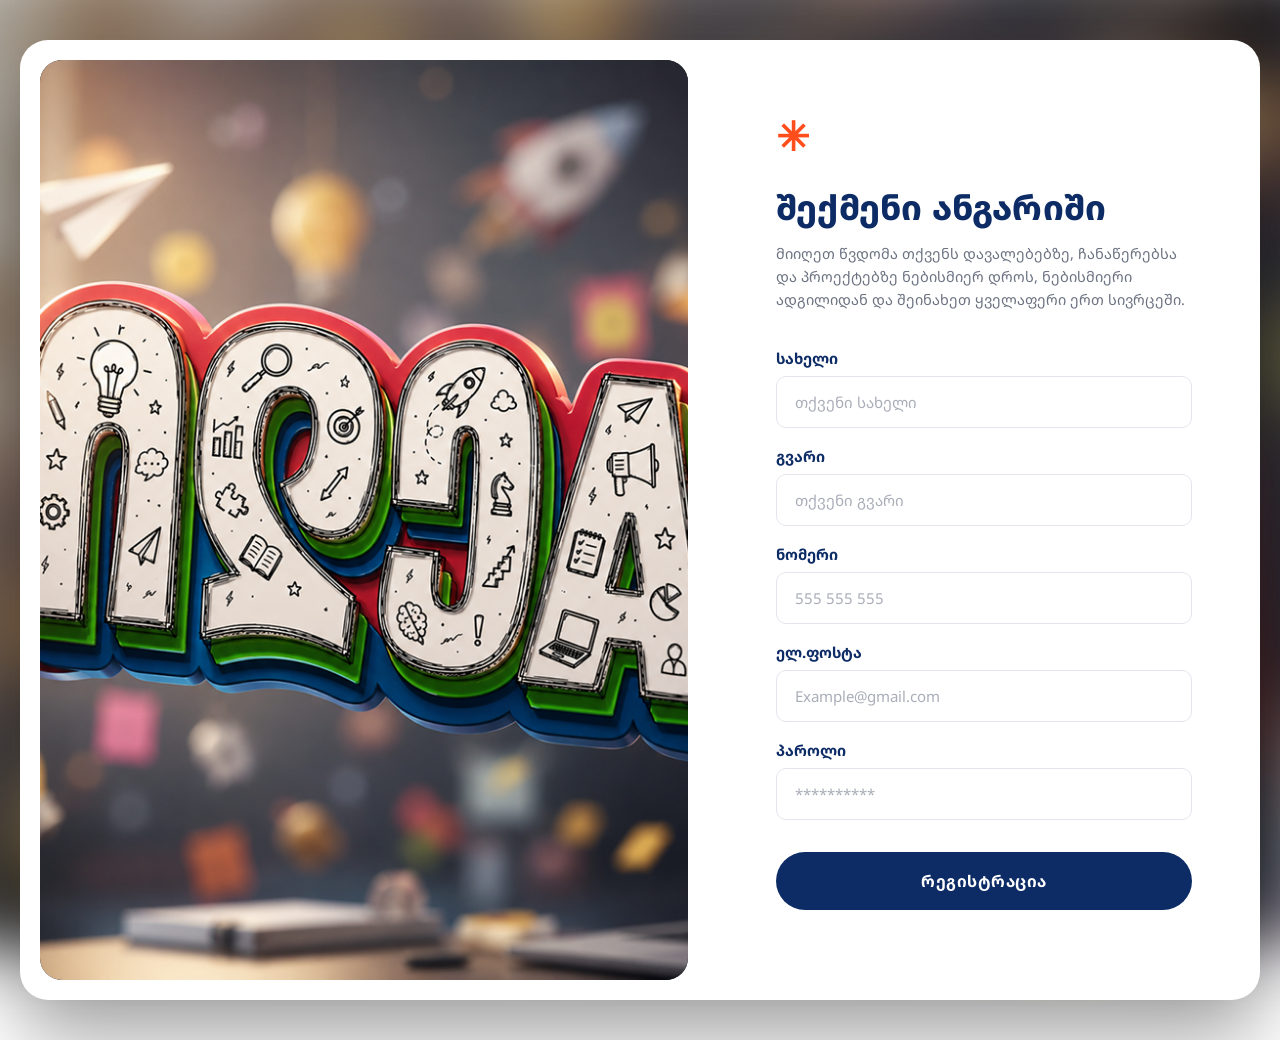
<file: registration.html>
<!doctype html>
<html lang="ka">
  <head>
    <meta charset="UTF-8" />
    <title>რეგისტრაცია</title>
    <link rel="stylesheet" href="css/registration.css" />
  </head>
  <body>
    <div class="card">
      <div class="visual">
        <!-- ==== აქ ჩასვი შენი სურათის მისამართი (URL) ==== -->
        <img src="../src/regidea.png" alt="idea" />
      </div>

      <div class="form-side">
        <div class="mark">✳</div>

        <h1>შექმენი ანგარიში</h1>
        <p class="subtitle">
          მიიღეთ წვდომა თქვენს დავალებებზე, ჩანაწერებსა და პროექტებზე ნებისმიერ
          დროს, ნებისმიერი ადგილიდან და შეინახეთ ყველაფერი ერთ სივრცეში.
        </p>

        <form id="reg-form" novalidate>
          <label for="name">სახელი</label>
          <input id="name" type="text" placeholder="თქვენი სახელი" required />

          <label for="surname">გვარი</label>
          <input id="surname" type="text" placeholder="თქვენი გვარი" required />

          <label for="phone">ნომერი</label>
          <input
            id="phone"
            type="tel"
            placeholder="555 555 555"
            pattern="[0-9\s]+"
            inputmode="numeric"
            title="მხოლოდ ციფრებია დასაშვები"
            required
          />

          <label for="email">ელ.ფოსტა</label>
          <input
            id="email"
            type="email"
            placeholder="Example@gmail.com"
            required
          />

          <label for="password">პაროლი</label>
          <input
            id="password"
            type="password"
            placeholder="**********"
            minlength="8"
            pattern="(?=.*[A-Za-z])(?=.*\d)(?=.*[!@#$%^&*()_+\-=\[\]{};':&quot;\\|,.&lt;&gt;\/?~`]).{8,}"
            title="მინიმუმ 8 სიმბოლო, უნდა შეიცავდეს ასოს, ციფრს და სპეციალურ სიმბოლოს"
            required
          />

          <button class="submit-btn" type="submit">რეგისტრაცია</button>
        </form>
      </div>
    </div>
    <script src="js/registration.js"></script>
  </body>
</html>
</file>
<file: css/registration.css>
@import url("https://fonts.googleapis.com/css2?family=Noto+Sans+Georgian:wght@400;500;600;700;800&display=swap");

:root {
  --navy: #0d2c66;
  --orange: #ff4d1c;
  --border: #e3e6ec;
  --placeholder: #a9adb8;
  --bg-blur-color: #1a1a1a;
}

* {
  box-sizing: border-box;
}

body {
  margin: 0;
  min-height: 100vh;
  display: flex;
  align-items: center;
  justify-content: center;
  font-family: "Noto Sans Georgian", sans-serif;
  padding: 40px 20px;
  position: relative;
  overflow: hidden;
}

/* ==== დაბლურული ბექგრაუნდი (ცალკე ფენაზე) ==== */
body::before {
  content: "";
  position: fixed;
  inset: 0;
  z-index: -1;

  /* ==== ჩასანაცვლებელი ბექგრაუნდის სურათი ==== */
  background-image:
    linear-gradient(rgba(10, 10, 12, 0.35), rgba(10, 10, 12, 0.35)),
    url("../src/regidea.png");
  background-size: cover;
  background-position: center;

  /* ==== blur-ის სიმძლავრე  ==== */
  filter: blur(30px);

  /* რომ blur-ის კიდეები არ გამოჩნდეს ეკრანის ბოლოებში */
  transform: scale(1.1);
}

.card {
  display: flex;
  flex-direction: row;
  flex-wrap: nowrap;
  align-items: stretch;
  width: 100%;
  max-width: 1560px;
  background: #fff;
  border-radius: 28px;
  padding: 20px;
  gap: 40px;
  box-shadow: 0 40px 80px rgba(0, 0, 0, 0.35);
}

/* ==== მარცხენა მხარე: სურათი ==== */
.visual {
  flex: 0 0 54%;
  max-width: 54%;
  border-radius: 22px;
  overflow: hidden;
  position: relative;
  min-height: 920px;
  background-color: #111;
}

.visual img {
  width: 100%;
  height: 100%;
  object-fit: cover;
  display: block;
}

/* ==== მარჯვენა მხარე: ფორმა ==== */
.form-side {
  flex: 1 1 auto;
  min-width: 0;
  padding: 56px 48px 40px;
  display: flex;
  flex-direction: column;
}

.mark {
  color: var(--orange);
  font-size: 40px;
  font-weight: 800;
  line-height: 1;
  margin-bottom: 28px;
}

h1 {
  color: var(--navy);
  font-size: 34px;
  font-weight: 800;
  margin: 0 0 12px;
  letter-spacing: 0.2px;
}

.subtitle {
  color: #6b7280;
  font-size: 14.5px;
  line-height: 1.6;
  max-width: 520px;
  margin: 0 0 30px;
}

label {
  display: block;
  color: var(--navy);
  font-weight: 700;
  font-size: 15px;
  margin: 18px 0 8px;
}

label:first-of-type {
  margin-top: 6px;
}

input {
  width: 100%;
  height: 52px;
  border: 1.5px solid var(--border);
  border-radius: 10px;
  padding: 0 18px;
  font-size: 15px;
  font-family: inherit;
  color: var(--navy);
  outline: none;
  transition: border-color 0.15s ease;
}

input::placeholder {
  color: var(--placeholder);
  font-family: inherit;
}

input:focus {
  border-color: var(--navy);
}

.submit-btn {
  margin-top: 32px;
  width: 100%;
  height: 58px;
  background: var(--navy);
  color: #fff;
  border: none;
  border-radius: 50px;
  font-family: inherit;
  font-size: 16px;
  font-weight: 700;
  letter-spacing: 0.5px;
  cursor: pointer;
  transition:
    background 0.15s ease,
    transform 0.1s ease;
}

.submit-btn:hover {
  background: #279e62;
}
.submit-btn:active {
  transform: translateY(1px);
}

input.invalid {
  border-color: #e02424;
}

@media (max-width: 760px) {
  .card {
    flex-direction: column;
  }
  .visual {
    flex: 1 1 auto;
    max-width: 100%;
    min-height: 320px;
  }
  .form-side {
    padding: 36px 28px;
  }
}
</file>
